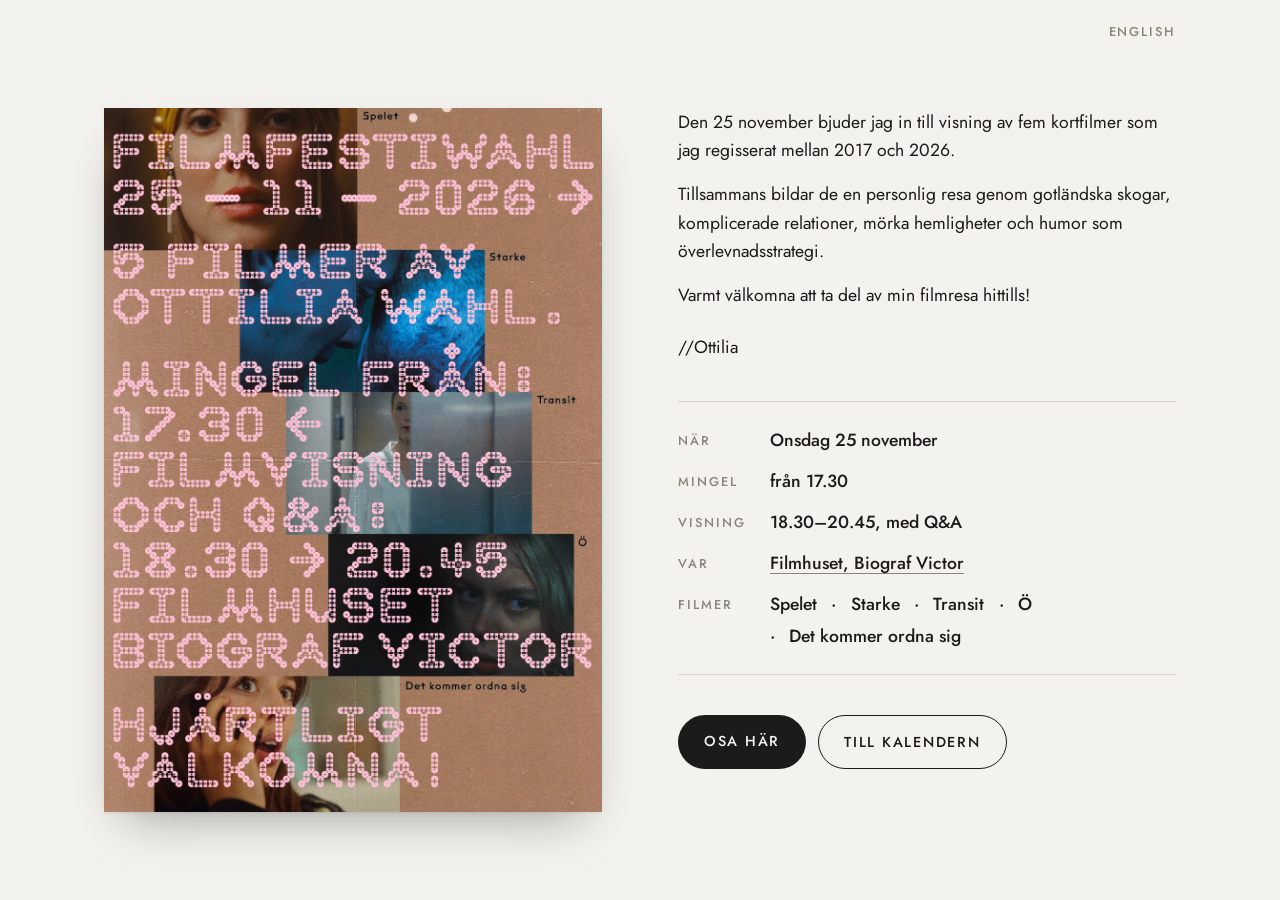
<file: index.html>
<!doctype html>
<html lang="sv">
<head>
  <meta charset="utf-8">
  <meta name="viewport" content="width=device-width, initial-scale=1">
  <title>Festiwahl — 25 november</title>
  <meta name="description" content="Fem kortfilmer av Ottilia Wahl. 25 november, Filmhuset, Biograf Victor.">
  <meta property="og:title" content="Festiwahl">
  <meta property="og:description" content="Fem kortfilmer av Ottilia Wahl · 25 november · Filmhuset, Biograf Victor">
  <meta property="og:image" content="https://festiwahl.se/poster.jpg">
  <meta property="og:url" content="https://festiwahl.se/">
  <meta property="og:locale" content="sv_SE">
  <meta name="twitter:card" content="summary_large_image">
  <link rel="icon" href="favicon.ico" sizes="any">
  <link rel="icon" href="favicon.svg" type="image/svg+xml">
  <link rel="apple-touch-icon" href="apple-touch-icon.png">
  <link rel="preconnect" href="https://fonts.googleapis.com">
  <link rel="preconnect" href="https://fonts.gstatic.com" crossorigin>
  <link href="https://fonts.googleapis.com/css2?family=Jost:wght@400;500&display=swap" rel="stylesheet">
  <link rel="stylesheet" href="style.css">
  <link rel="alternate" hreflang="en" href="en/">
</head>
<body>
  <nav class="lang"><a href="en/" lang="en" hreflang="en">English</a></nav>
  <main class="layout">
    <figure class="poster">
      <img src="poster.jpg" alt="Affisch för Filmfestiwahl: fem filmer av Ottilia Wahl, 25 november 2026, Filmhuset, Biograf Victor" width="1044" height="1477">
    </figure>

    <section class="details">
      <div class="intro">
        <p>Den 25 november bjuder jag in till visning av fem kortfilmer som jag regisserat mellan 2017 och 2026.</p>
        <p>Tillsammans bildar de en personlig resa genom gotländska skogar, komplicerade relationer, mörka hemligheter och humor som överlevnadsstrategi.</p>
        <p>Varmt välkomna att ta del av min filmresa hittills!</p>
        <p class="signature">//Ottilia</p>
      </div>

      <dl>
        <dt>När</dt>
        <dd>Onsdag 25 november</dd>
        <dt>Mingel</dt>
        <dd>från 17.30</dd>
        <dt>Visning</dt>
        <dd>18.30–20.45, med Q&amp;A</dd>
        <dt>Var</dt>
        <dd><a href="https://maps.google.com/?q=Filmhuset,+Borgv%C3%A4gen+1,+Stockholm" target="_blank" rel="noopener">Filmhuset, Biograf Victor</a></dd>
        <dt>Filmer</dt>
        <dd>
          <ul class="films">
            <li>Spelet</li>
            <li>Starke</li>
            <li>Transit</li>
            <li>Ö</li>
            <li>Det kommer ordna sig</li>
          </ul>
        </dd>
      </dl>

      <div class="actions">
        <a class="button primary" href="https://docs.google.com/forms/d/e/1FAIpQLSc1SXs-E_TPX2PHxgzdvLonjLTvFlhRlL3LEHh5aFHAX7-JTw/viewform" target="_blank" rel="noopener">OSA här</a>
        <a class="button secondary" href="festiwahl.ics" download>Till kalendern</a>
      </div>
    </section>
  </main>
</body>
</html>
</file>
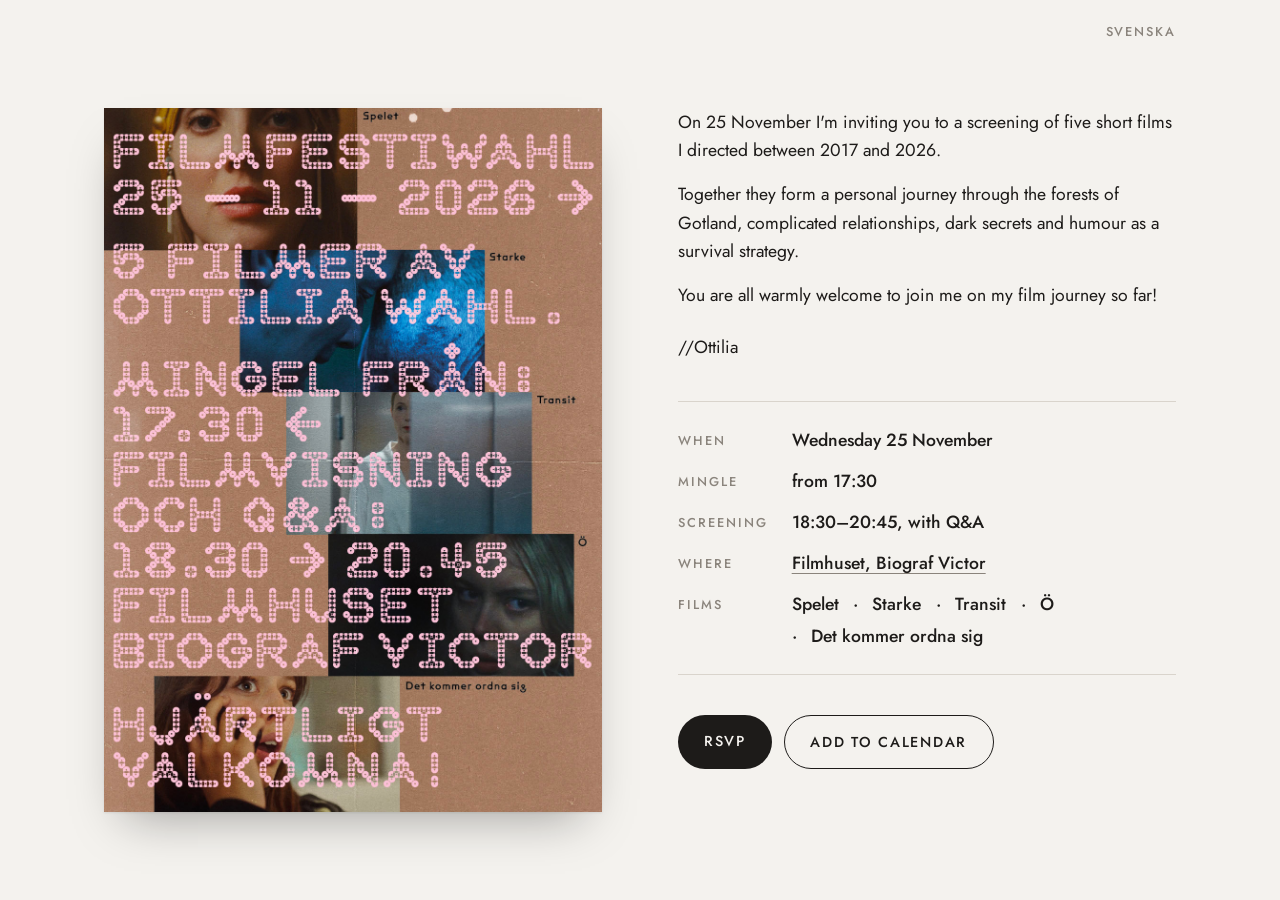
<file: en/index.html>
<!doctype html>
<html lang="en">
<head>
  <meta charset="utf-8">
  <meta name="viewport" content="width=device-width, initial-scale=1">
  <title>Festiwahl — 25 November</title>
  <meta name="description" content="Five short films by Ottilia Wahl. 25 November, Filmhuset, Biograf Victor.">
  <meta property="og:title" content="Festiwahl">
  <meta property="og:description" content="Five short films by Ottilia Wahl · 25 November · Filmhuset, Biograf Victor">
  <meta property="og:image" content="https://festiwahl.se/poster.jpg">
  <meta property="og:url" content="https://festiwahl.se/en/">
  <meta property="og:locale" content="en_GB">
  <meta name="twitter:card" content="summary_large_image">
  <link rel="icon" href="../favicon.ico" sizes="any">
  <link rel="icon" href="../favicon.svg" type="image/svg+xml">
  <link rel="apple-touch-icon" href="../apple-touch-icon.png">
  <link rel="preconnect" href="https://fonts.googleapis.com">
  <link rel="preconnect" href="https://fonts.gstatic.com" crossorigin>
  <link href="https://fonts.googleapis.com/css2?family=Jost:wght@400;500&display=swap" rel="stylesheet">
  <link rel="stylesheet" href="../style.css">
  <link rel="alternate" hreflang="sv" href="../">
</head>
<body>
  <nav class="lang"><a href="../" lang="sv" hreflang="sv">Svenska</a></nav>
  <main class="layout">
    <figure class="poster">
      <img src="../poster.jpg" alt="Poster for Filmfestiwahl: five films by Ottilia Wahl, 25 November 2026, Filmhuset, Biograf Victor" width="1044" height="1477">
    </figure>

    <section class="details">
      <div class="intro">
        <p>On 25 November I'm inviting you to a screening of five short films I directed between 2017 and 2026.</p>
        <p>Together they form a personal journey through the forests of Gotland, complicated relationships, dark secrets and humour as a survival strategy.</p>
        <p>You are all warmly welcome to join me on my film journey so far!</p>
        <p class="signature">//Ottilia</p>
      </div>

      <dl>
        <dt>When</dt>
        <dd>Wednesday 25 November</dd>
        <dt>Mingle</dt>
        <dd>from 17:30</dd>
        <dt>Screening</dt>
        <dd>18:30–20:45, with Q&amp;A</dd>
        <dt>Where</dt>
        <dd><a href="https://maps.google.com/?q=Filmhuset,+Borgv%C3%A4gen+1,+Stockholm" target="_blank" rel="noopener">Filmhuset, Biograf Victor</a></dd>
        <dt>Films</dt>
        <dd>
          <ul class="films">
            <li>Spelet</li>
            <li>Starke</li>
            <li>Transit</li>
            <li>Ö</li>
            <li>Det kommer ordna sig</li>
          </ul>
        </dd>
      </dl>

      <div class="actions">
        <a class="button primary" href="https://docs.google.com/forms/d/e/1FAIpQLSfk4f3sdYK7M8yNaFaWSXCtTwl7ZHCCrvhyfEJ_C7GcSBfwdg/viewform" target="_blank" rel="noopener">RSVP</a>
        <a class="button secondary" href="../festiwahl.ics" download>Add to calendar</a>
      </div>
    </section>
  </main>
</body>
</html>
</file>
<file: style.css>
:root {
  --paper: #f4f2ee;
  --muted: #8a847c;
  --rule: #d9d4cc;
  --ink: #1d1b19;
}

* { box-sizing: border-box; margin: 0; }

body {
  background: var(--paper);
  color: var(--ink);
  font-family: "Jost", "Futura", sans-serif;
  font-size: 1.1rem;
  line-height: 1.6;
  -webkit-font-smoothing: antialiased;
  min-height: 100vh;
}

.layout {
  display: grid;
  grid-template-columns: minmax(0, 1fr) minmax(0, 1fr);
  align-items: start;
  gap: clamp(2rem, 6vw, 5rem);
  max-width: 1200px;
  margin: 0 auto;
  padding: clamp(1.5rem, 5vw, 4rem);
}

.poster {
  position: sticky;
  top: clamp(1.5rem, 5vw, 4rem);
  animation: rise 1.2s ease-out both;
}

.poster img {
  display: block;
  width: 100%;
  height: auto;
  aspect-ratio: 1044 / 1477;
  box-shadow: 0 1px 2px rgba(0, 0, 0, .08), 0 24px 48px -20px rgba(0, 0, 0, .35);
}

@keyframes rise { from { opacity: 0; transform: translateY(16px); } }

.details { animation: rise 1.2s .3s ease-out both; }

.intro p + p { margin-top: 1rem; }

.intro .signature { margin-top: 1.5rem; }

dl {
  display: grid;
  grid-template-columns: auto 1fr;
  gap: .8rem 1.5rem;
  margin: 2.5rem 0;
  padding: 1.5rem 0;
  border-top: 1px solid var(--rule);
  border-bottom: 1px solid var(--rule);
}

dt {
  font-size: .8rem;
  font-weight: 500;
  letter-spacing: .15em;
  text-transform: uppercase;
  color: var(--muted);
  padding-top: .3rem;
}

dd { font-weight: 500; }

dd a { color: inherit; text-decoration-color: var(--muted); text-underline-offset: 4px; }

.films { list-style: none; padding: 0; display: flex; flex-wrap: wrap; gap: .25rem .9rem; }

.films li + li::before { content: "·"; margin-right: .9rem; }

.actions { display: flex; flex-wrap: wrap; gap: .75rem; }

.button {
  font-size: .9rem;
  font-weight: 500;
  letter-spacing: .12em;
  text-transform: uppercase;
  text-decoration: none;
  padding: .9rem 1.6rem;
  border-radius: 999px;
  transition: transform .15s ease, background .15s ease, color .15s ease;
}

.button:hover { transform: translateY(-2px); }

.button.primary { background: var(--ink); color: var(--paper); }
.button.primary:hover { background: #3a3632; }

.button.secondary { border: 1px solid var(--ink); color: var(--ink); }
.button.secondary:hover { background: var(--ink); color: var(--paper); }

.lang {
  max-width: 1200px;
  margin: 0 auto;
  padding: 1rem clamp(1.5rem, 5vw, 4rem) 0;
  text-align: right;
}

.lang a {
  font-size: .8rem;
  font-weight: 500;
  letter-spacing: .15em;
  text-transform: uppercase;
  color: var(--muted);
  text-decoration: none;
}

.lang a:hover { color: var(--ink); }

@media (max-width: 800px) {
  .layout { grid-template-columns: 1fr; }
  .poster { position: static; width: min(100%, 520px); justify-self: center; }
}

@media (prefers-reduced-motion: reduce) {
  .poster, .details { animation: none; }
}
</file>
